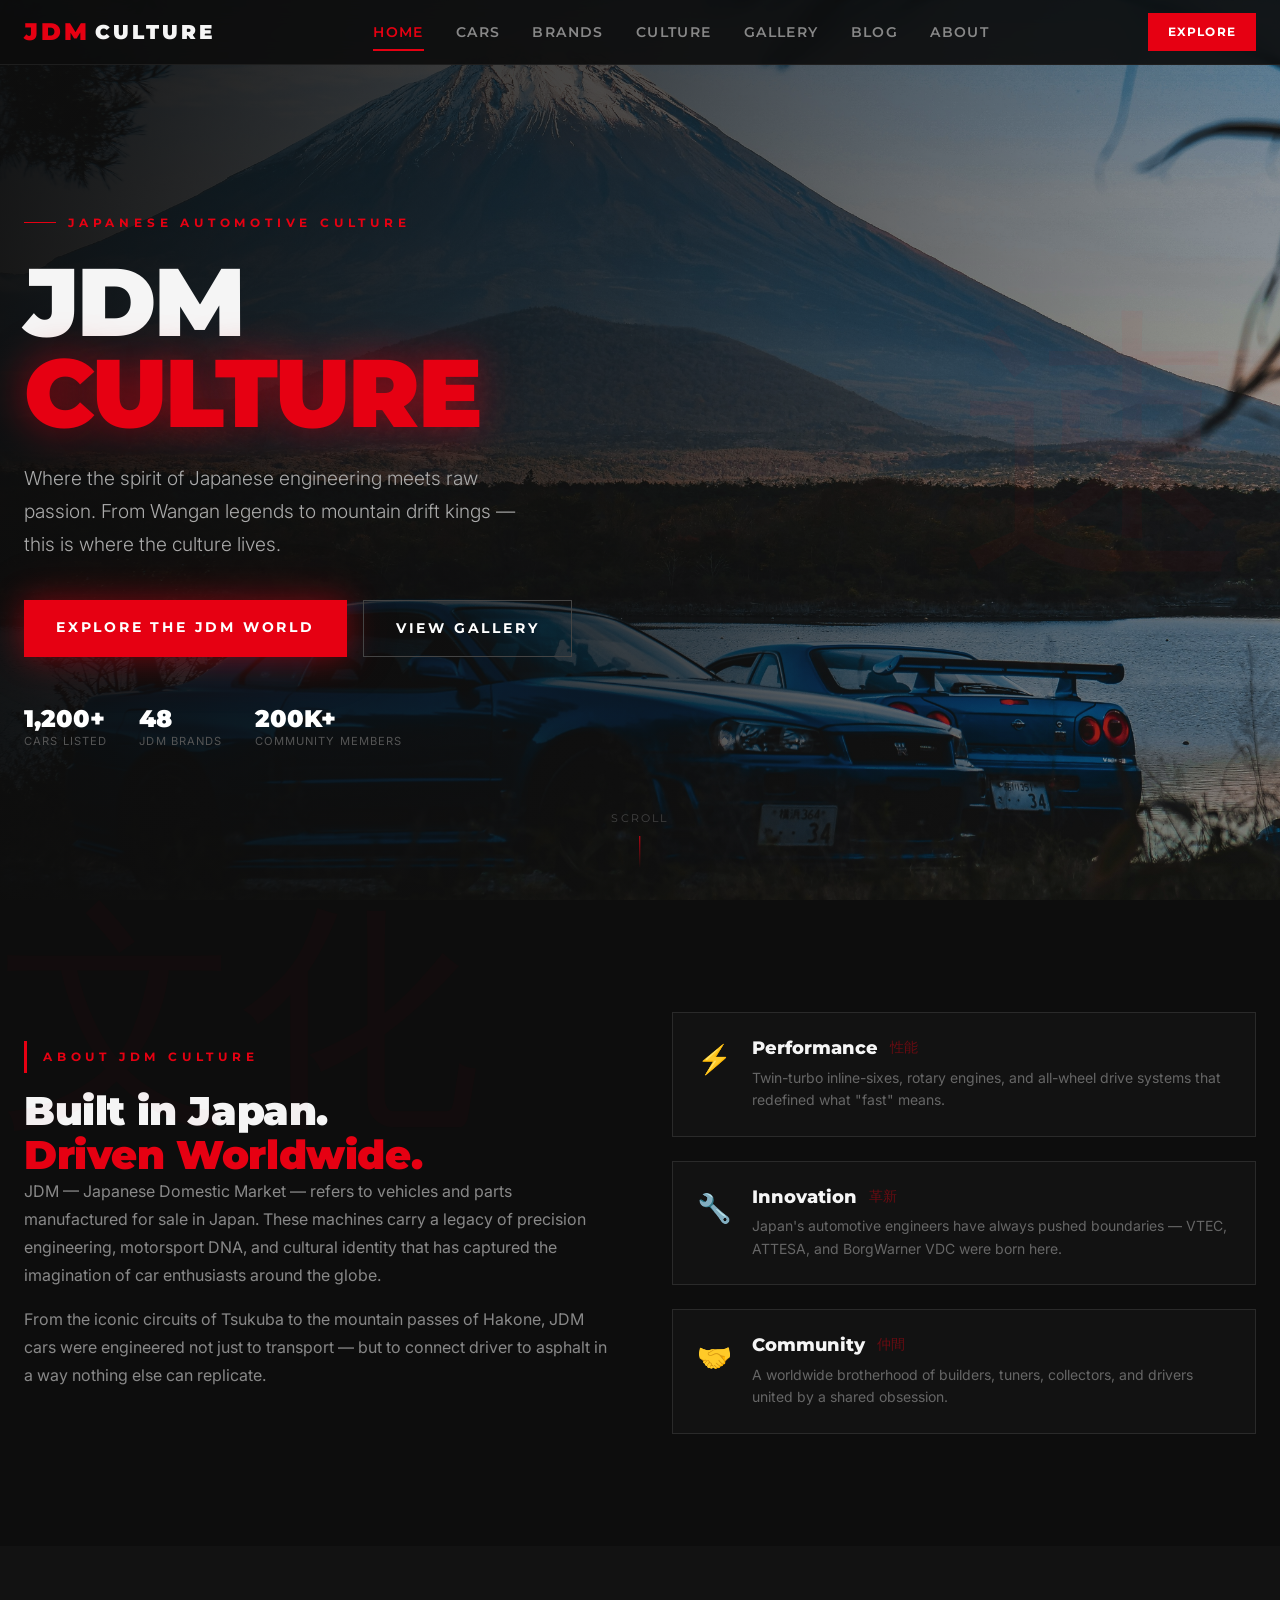
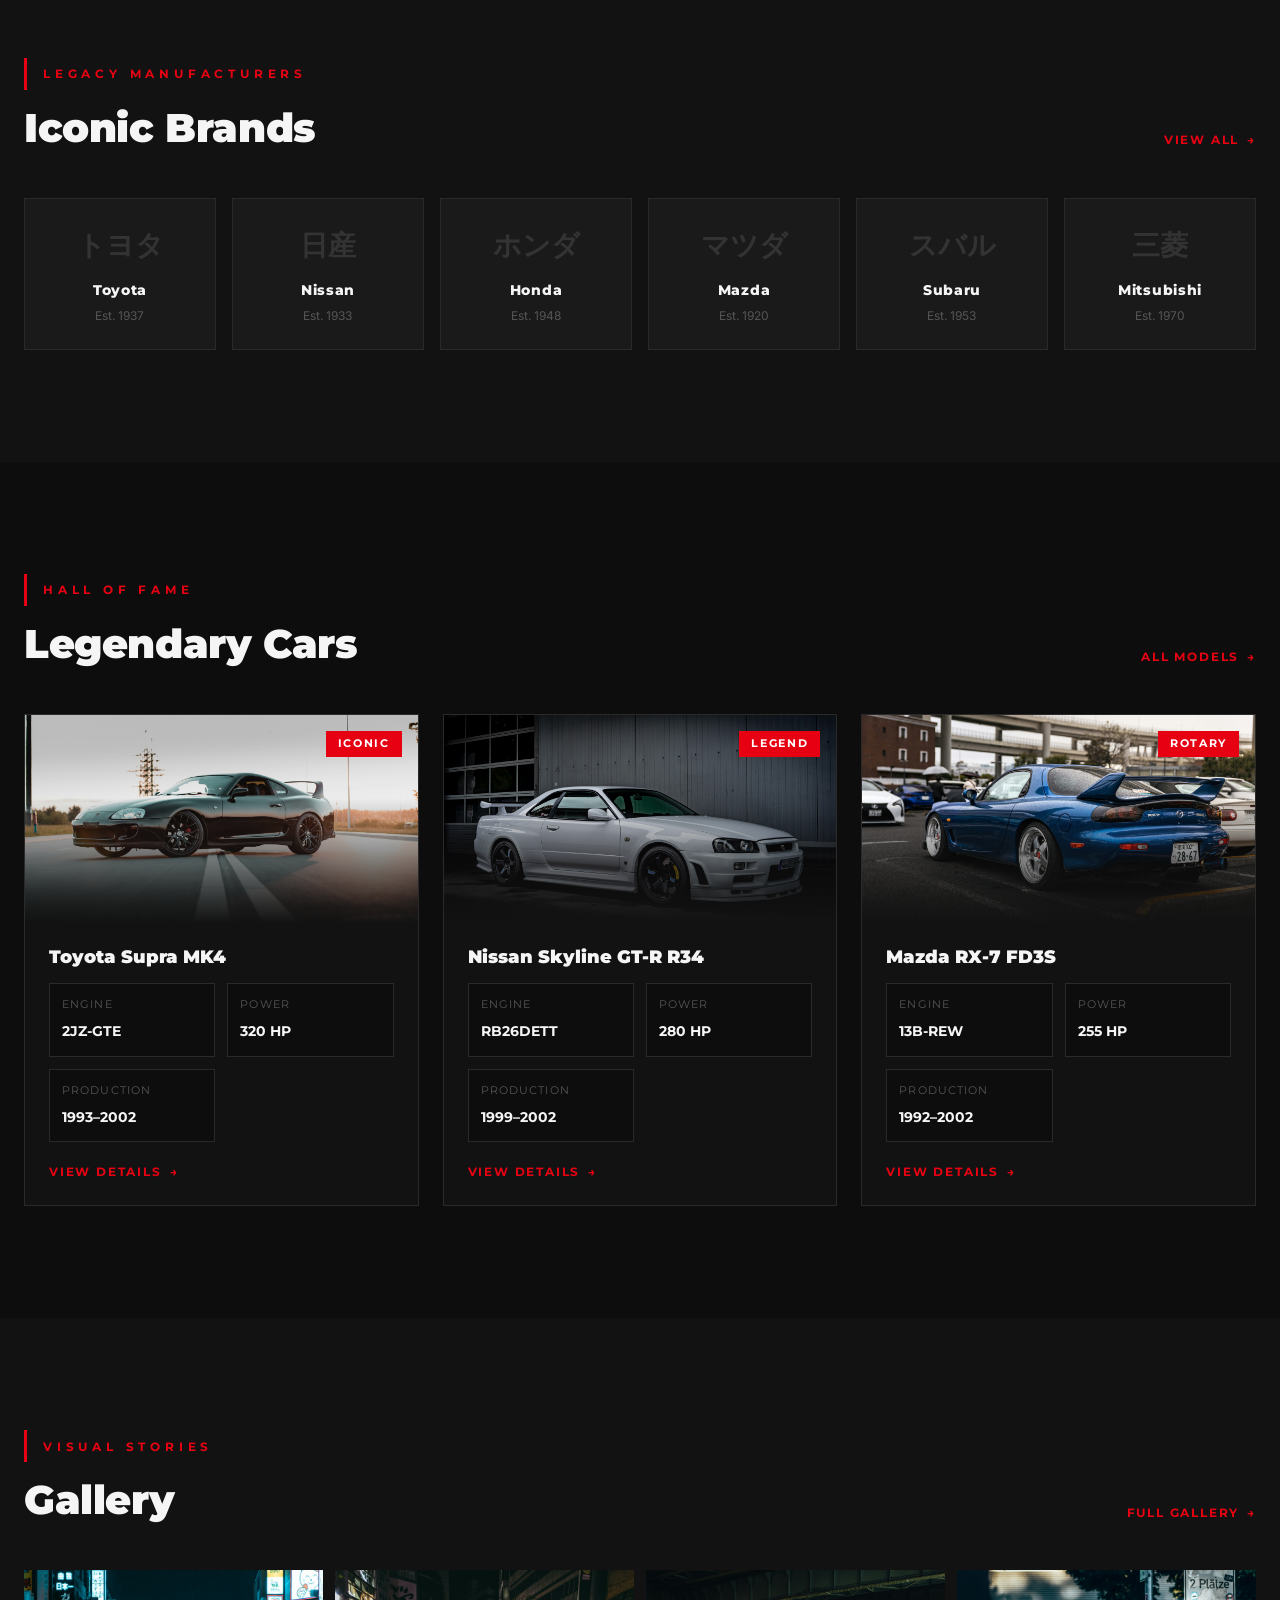
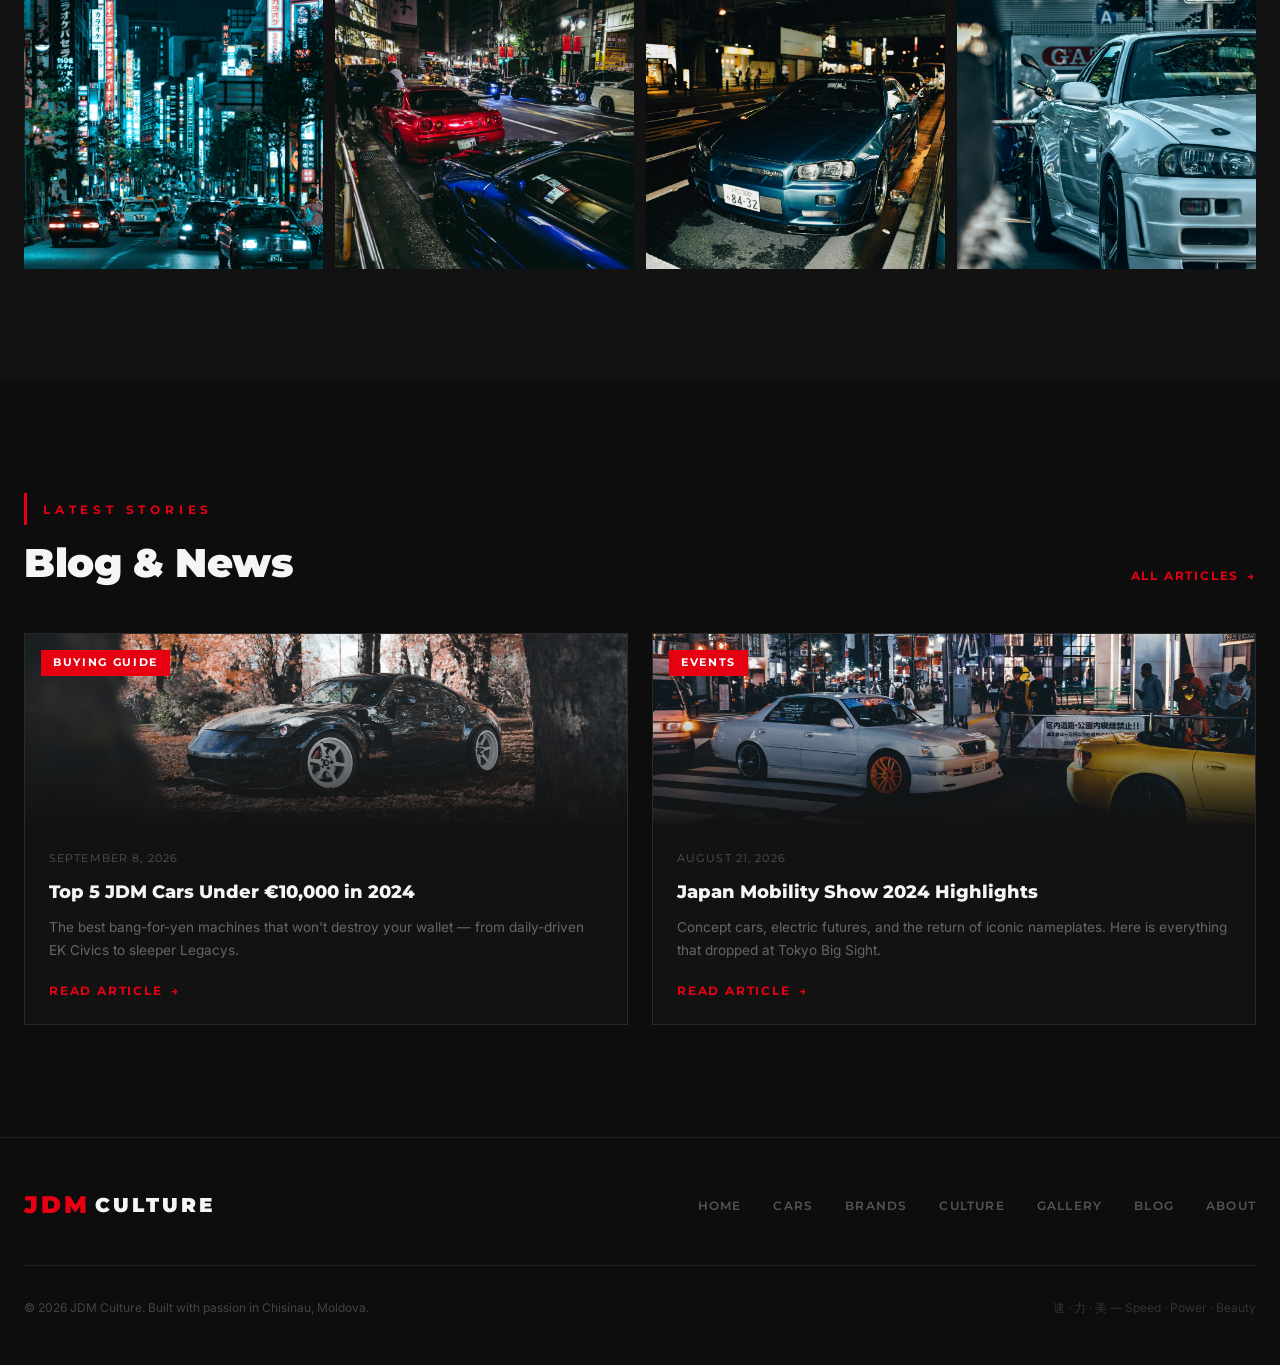
<file: index.html>
<!doctype html>
<html lang="ro">
  <head>
    <meta charset="UTF-8" />
    <meta name="viewport" content="width=device-width, initial-scale=1.0" />
    <meta name="description" content="Explore the vibrant world of Japanese automotive culture with a sleek, modern platform featuring iconic cars, brands, and community insights." />
    <meta name="robots" content="noindex, nofollow" />
    <title>JDM Culture — Japanese Automotive Culture</title>
    <link rel="stylesheet" href="css/styles.css" />
  </head>
  <body>
    <!-- ============ NAVIGATION ============ -->
    <nav class="navbar">
      <div class="nav-container">
        <a href="index.html" class="logo">
          <span class="logo-red">JDM</span>
          <span class="logo-white">CULTURE</span>
        </a>

        <div class="nav-links">
          <a href="index.html" class="nav-link active">Home</a>
          <a href="cars.html" class="nav-link">Cars</a>
          <a href="brands.html" class="nav-link">Brands</a>
          <a href="culture.html" class="nav-link">Culture</a>
          <a href="gallery.html" class="nav-link">Gallery</a>
          <a href="blog.html" class="nav-link">Blog</a>
          <a href="about.html" class="nav-link">About</a>
        </div>

        <a href="cars.html" class="btn-cta">Explore</a>

        <!-- Mobile toggle (checkbox hack) -->
        <input type="checkbox" id="menu-toggle" class="menu-toggle" />
        <label for="menu-toggle" class="menu-icon" aria-label="Toggle menu">
          <span></span><span></span><span></span>
        </label>
      </div>

      <div class="mobile-menu">
        <a href="index.html" class="mobile-link active">Home</a>
        <a href="cars.html" class="mobile-link">Cars</a>
        <a href="brands.html" class="mobile-link">Brands</a>
        <a href="culture.html" class="mobile-link">Culture</a>
        <a href="gallery.html" class="mobile-link">Gallery</a>
        <a href="blog.html" class="mobile-link">Blog</a>
        <a href="about.html" class="mobile-link">About</a>
      </div>
    </nav>

    <main>
      <!-- ============ HERO ============ -->
      <section class="hero">
        <img
          src="images/hero-home.jpg"
          alt="Nissan Skyline GT-R at Mount Fuji"
          class="hero-img"
        />
        <div class="hero-overlay"></div>

        <div class="hero-kanji" aria-hidden="true">速</div>

        <div class="hero-content">
          <div class="hero-tagline">
            <span class="line-red"></span>
            <span>Japanese Automotive Culture</span>
          </div>

          <h1 class="hero-title">
            <span class="block">JDM</span>
            <span class="block accent red-glow-text">CULTURE</span>
          </h1>

          <p class="hero-desc">
            Where the spirit of Japanese engineering meets raw passion.
            From Wangan legends to mountain drift kings — this is where
            the culture lives.
          </p>

          <div class="hero-actions">
            <a href="cars.html" class="btn-primary">Explore the JDM World</a>
            <a href="gallery.html" class="btn-outline">View Gallery</a>
          </div>

          <div class="hero-stats">
            <div class="stat">
              <div class="stat-num">1,200+</div>
              <div class="stat-label">Cars Listed</div>
            </div>
            <div class="stat">
              <div class="stat-num">48</div>
              <div class="stat-label">JDM Brands</div>
            </div>
            <div class="stat">
              <div class="stat-num">200K+</div>
              <div class="stat-label">Community Members</div>
            </div>
          </div>
        </div>

        <div class="scroll-indicator">
          <div class="scroll-text">Scroll</div>
          <div class="scroll-line"></div>
        </div>
      </section>

      <!-- ============ ABOUT ============ -->
      <section class="section section-dark">
        <div class="kanji-accent" aria-hidden="true">文化</div>

        <div class="container">
          <div class="about-grid">
            <div>
              <div class="section-divider">
                <span>About JDM Culture</span>
              </div>
              <h2 class="section-title">
                Built in Japan.<br />
                <span class="accent">Driven Worldwide.</span>
              </h2>
              <p class="text-muted">
                JDM — Japanese Domestic Market — refers to vehicles and parts manufactured for
                sale in Japan. These machines carry a legacy of precision engineering, motorsport
                DNA, and cultural identity that has captured the imagination of car enthusiasts
                around the globe.
              </p>
              <p class="text-muted">
                From the iconic circuits of Tsukuba to the mountain passes of Hakone, JDM cars
                were engineered not just to transport — but to connect driver to asphalt in a
                way nothing else can replicate.
              </p>
            </div>

            <div class="feature-list">
              <div class="feature-card">
                <div class="feature-icon">⚡</div>
                <div>
                  <div class="feature-head">
                    <h3>Performance</h3>
                    <span class="feature-kanji">性能</span>
                  </div>
                  <p>Twin-turbo inline-sixes, rotary engines, and all-wheel drive systems that redefined what "fast" means.</p>
                </div>
              </div>

              <div class="feature-card">
                <div class="feature-icon">🔧</div>
                <div>
                  <div class="feature-head">
                    <h3>Innovation</h3>
                    <span class="feature-kanji">革新</span>
                  </div>
                  <p>Japan's automotive engineers have always pushed boundaries — VTEC, ATTESA, and BorgWarner VDC were born here.</p>
                </div>
              </div>

              <div class="feature-card">
                <div class="feature-icon">🤝</div>
                <div>
                  <div class="feature-head">
                    <h3>Community</h3>
                    <span class="feature-kanji">仲間</span>
                  </div>
                  <p>A worldwide brotherhood of builders, tuners, collectors, and drivers united by a shared obsession.</p>
                </div>
              </div>
            </div>
          </div>
        </div>
      </section>

      <!-- ============ BRANDS PREVIEW ============ -->
      <section class="section section-mid">
        <div class="container">
          <div class="section-head">
            <div>
              <div class="section-divider">
                <span>Legacy Manufacturers</span>
              </div>
              <h2 class="section-title">Iconic Brands</h2>
            </div>
            <a href="brands.html" class="link-arrow">View All <span>→</span></a>
          </div>

          <div class="brands-grid">
            <a href="brands.html" class="brand-card">
              <div class="brand-kanji">トヨタ</div>
              <div>
                <div class="brand-name">Toyota</div>
                <div class="brand-meta">Est. 1937</div>
              </div>
            </a>
            <a href="brands.html" class="brand-card">
              <div class="brand-kanji">日産</div>
              <div>
                <div class="brand-name">Nissan</div>
                <div class="brand-meta">Est. 1933</div>
              </div>
            </a>
            <a href="brands.html" class="brand-card">
              <div class="brand-kanji">ホンダ</div>
              <div>
                <div class="brand-name">Honda</div>
                <div class="brand-meta">Est. 1948</div>
              </div>
            </a>
            <a href="brands.html" class="brand-card">
              <div class="brand-kanji">マツダ</div>
              <div>
                <div class="brand-name">Mazda</div>
                <div class="brand-meta">Est. 1920</div>
              </div>
            </a>
            <a href="brands.html" class="brand-card">
              <div class="brand-kanji">スバル</div>
              <div>
                <div class="brand-name">Subaru</div>
                <div class="brand-meta">Est. 1953</div>
              </div>
            </a>
            <a href="brands.html" class="brand-card">
              <div class="brand-kanji">三菱</div>
              <div>
                <div class="brand-name">Mitsubishi</div>
                <div class="brand-meta">Est. 1970</div>
              </div>
            </a>
          </div>
        </div>
      </section>

      <!-- ============ CARS PREVIEW ============ -->
      <section class="section section-dark">
        <div class="container">
          <div class="section-head">
            <div>
              <div class="section-divider">
                <span>Hall of Fame</span>
              </div>
              <h2 class="section-title">Legendary Cars</h2>
            </div>
            <a href="cars.html" class="link-arrow">All Models <span>→</span></a>
          </div>

          <div class="cars-grid">
            <article class="car-card">
              <div class="car-img-wrap">
                <img src="images/car-supra.jpg" alt="Toyota Supra MK4" class="car-img" />
                <span class="car-tag">Iconic</span>
              </div>
              <div class="car-body">
                <h3>Toyota Supra MK4</h3>
                <div class="car-specs">
                  <div class="spec"><span class="spec-label">Engine</span><span class="spec-val">2JZ-GTE</span></div>
                  <div class="spec"><span class="spec-label">Power</span><span class="spec-val">320 HP</span></div>
                  <div class="spec"><span class="spec-label">Production</span><span class="spec-val">1993–2002</span></div>
                </div>
                <a href="cars.html" class="link-arrow">View Details <span>→</span></a>
              </div>
            </article>

            <article class="car-card">
              <div class="car-img-wrap">
                <img src="images/car-r34.jpg" alt="Nissan Skyline GT-R R34" class="car-img" />
                <span class="car-tag">Legend</span>
              </div>
              <div class="car-body">
                <h3>Nissan Skyline GT-R R34</h3>
                <div class="car-specs">
                  <div class="spec"><span class="spec-label">Engine</span><span class="spec-val">RB26DETT</span></div>
                  <div class="spec"><span class="spec-label">Power</span><span class="spec-val">280 HP</span></div>
                  <div class="spec"><span class="spec-label">Production</span><span class="spec-val">1999–2002</span></div>
                </div>
                <a href="cars.html" class="link-arrow">View Details <span>→</span></a>
              </div>
            </article>

            <article class="car-card">
              <div class="car-img-wrap">
                <img src="images/car-rx7.jpg" alt="Mazda RX-7 FD3S" class="car-img" />
                <span class="car-tag">Rotary</span>
              </div>
              <div class="car-body">
                <h3>Mazda RX-7 FD3S</h3>
                <div class="car-specs">
                  <div class="spec"><span class="spec-label">Engine</span><span class="spec-val">13B-REW</span></div>
                  <div class="spec"><span class="spec-label">Power</span><span class="spec-val">255 HP</span></div>
                  <div class="spec"><span class="spec-label">Production</span><span class="spec-val">1992–2002</span></div>
                </div>
                <a href="cars.html" class="link-arrow">View Details <span>→</span></a>
              </div>
            </article>
          </div>
        </div>
      </section>

      <!-- ============ GALLERY PREVIEW ============ -->
      <section class="section section-mid">
        <div class="container">
          <div class="section-head">
            <div>
              <div class="section-divider">
                <span>Visual Stories</span>
              </div>
              <h2 class="section-title">Gallery</h2>
            </div>
            <a href="gallery.html" class="link-arrow">Full Gallery <span>→</span></a>
          </div>

          <div class="gallery-preview">
            <a href="gallery.html" class="gallery-item">
              <img src="images/gallery-1.jpg" alt="Tokyo Midnight Run" />
              <div class="gallery-overlay"></div>
            </a>

            <a href="gallery.html" class="gallery-item">
              <img src="images/gallery-2.jpg" alt="Red Streak" />
              <div class="gallery-overlay"></div>
            </a>

            <a href="gallery.html" class="gallery-item">
              <img src="images/gallery-3.jpg" alt="Night Circuit" />
              <div class="gallery-overlay"></div>
            </a>

            <a href="gallery.html" class="gallery-item">
              <img src="images/gallery-4.jpg" alt="Track Attack" />
              <div class="gallery-overlay"></div>
            </a>
          </div>
        </div>
      </section>

      <!-- ============ BLOG PREVIEW ============ -->
      <section class="section section-dark">
        <div class="container">
          <div class="section-head">
            <div>
              <div class="section-divider">
                <span>Latest Stories</span>
              </div>
              <h2 class="section-title">Blog &amp; News</h2>
            </div>
            <a href="blog.html" class="link-arrow">All Articles <span>→</span></a>
          </div>

          <div class="blog-grid">
            <a href="blog.html" class="blog-card">
              <div class="blog-img-wrap">
                <img src="images/blog-1.jpg" alt="Top 5 JDM Cars Under €10,000 in 2024" />
                <span class="blog-tag">Buying Guide</span>
              </div>
              <div class="blog-body">
                <div class="blog-date">September 8, 2026</div>
                <h3>Top 5 JDM Cars Under €10,000 in 2024</h3>
                <p>The best bang-for-yen machines that won't destroy your wallet — from daily-driven EK Civics to sleeper Legacys.</p>
                <span class="link-arrow">Read Article <span>→</span></span>
              </div>
            </a>

            <a href="blog.html" class="blog-card">
              <div class="blog-img-wrap">
                <img src="images/blog-2.jpg" alt="Japan Mobility Show 2024 Highlights" />
                <span class="blog-tag">Events</span>
              </div>
              <div class="blog-body">
                <div class="blog-date">August 21, 2026</div>
                <h3>Japan Mobility Show 2024 Highlights</h3>
                <p>Concept cars, electric futures, and the return of iconic nameplates. Here is everything that dropped at Tokyo Big Sight.</p>
                <span class="link-arrow">Read Article <span>→</span></span>
              </div>
            </a>
          </div>
        </div>
      </section>
    </main>

    <!-- ============ FOOTER ============ -->
    <footer class="footer">
      <div class="container">
        <div class="footer-top">
          <a href="index.html" class="logo">
            <span class="logo-red">JDM</span>
            <span class="logo-white">CULTURE</span>
          </a>
          <nav class="footer-nav">
            <a href="index.html">Home</a>
            <a href="cars.html">Cars</a>
            <a href="brands.html">Brands</a>
            <a href="culture.html">Culture</a>
            <a href="gallery.html">Gallery</a>
            <a href="blog.html">Blog</a>
            <a href="about.html">About</a>
          </nav>
        </div>
        <div class="footer-bottom">
          <p>© 2026 JDM Culture. Built with passion in Chisinau, Moldova.</p>
          <p>速 · 力 · 美 — Speed · Power · Beauty</p>
        </div>
      </div>
    </footer>
  </body>
</html>
</file>
<file: css/styles.css>
/* ============================================================
   JDM CULTURE — Stylesheet
   Scris manual, fără framework. Responsive mobile-first.
   ============================================================ */

@import url('https://fonts.googleapis.com/css2?family=Montserrat:wght@400;500;600;700;800;900&family=Inter:wght@300;400;500;600&display=swap');

/* ---------- VARIABILE ---------- */
:root {
  --black: #0D0D0D;
  --dark: #121212;
  --card: #1A1A1A;
  --border: #2A2A2A;
  --red: #E60012;
  --red-dark: #B8000E;
  --red-glow: rgba(230, 0, 18, 0.3);
  --white: #F5F5F5;
  --gray: #888888;
  --muted: #444444;

  --font-heading: 'Montserrat', sans-serif;
  --font-body: 'Inter', sans-serif;

  --container: 1280px;
  --radius: 0;
}

/* ---------- RESET ---------- */
*, *::before, *::after {
  box-sizing: border-box;
  margin: 0;
  padding: 0;
}

html {
  scroll-behavior: smooth;
}

body {
  background-color: var(--black);
  color: var(--white);
  font-family: var(--font-body);
  font-weight: 400;
  line-height: 1.6;
  -webkit-font-smoothing: antialiased;
  overflow-x: hidden;
}

img {
  max-width: 100%;
  display: block;
}

a {
  color: inherit;
  text-decoration: none;
}

button, input, textarea {
  font: inherit;
  color: inherit;
}

ul { list-style: none; }

/* ---------- SCROLLBAR ---------- */
::-webkit-scrollbar { width: 4px; }
::-webkit-scrollbar-track { background: var(--dark); }
::-webkit-scrollbar-thumb { background: var(--red); border-radius: 2px; }

/* ---------- TIPOGRAFIE GENERICĂ ---------- */
h1, h2, h3, h4 {
  font-family: var(--font-heading);
  font-weight: 900;
  line-height: 1.1;
  color: var(--white);
}

.accent { color: var(--red); }

.text-muted {
  color: var(--gray);
  margin-bottom: 1rem;
  line-height: 1.75;
}

.red-glow-text {
  text-shadow: 0 0 40px rgba(230, 0, 18, 0.6);
}

/* ---------- CONTAINER ---------- */
.container {
  max-width: var(--container);
  margin: 0 auto;
  padding: 0 1.5rem;
}

/* ============================================================
   NAVBAR
   ============================================================ */
.navbar {
  position: fixed;
  top: 0; left: 0; right: 0;
  z-index: 50;
  background: rgba(13, 13, 13, 0.9);
  backdrop-filter: blur(12px);
  -webkit-backdrop-filter: blur(12px);
  border-bottom: 1px solid #1E1E1E;
}

.nav-container {
  max-width: var(--container);
  margin: 0 auto;
  padding: 0 1.5rem;
  height: 64px;
  display: flex;
  align-items: center;
  justify-content: space-between;
  gap: 2rem;
}

.logo {
  font-family: var(--font-heading);
  font-weight: 900;
  font-size: 1.25rem;
  letter-spacing: 0.15em;
  display: inline-flex;
  gap: 0.3rem;
  align-items: center;
}
.logo-red { color: var(--red); font-size: 1.5rem; }
.logo-white { color: var(--white); }

.nav-links {
  display: none;
  gap: 2rem;
  align-items: center;
}

.nav-link {
  position: relative;
  font-family: var(--font-heading);
  font-weight: 600;
  font-size: 0.875rem;
  letter-spacing: 0.1em;
  text-transform: uppercase;
  color: var(--gray);
  transition: color 0.2s ease;
  padding: 0.25rem 0;
}

.nav-link::after {
  content: '';
  position: absolute;
  bottom: -4px;
  left: 0;
  width: 0;
  height: 2px;
  background: var(--red);
  transition: width 0.3s ease;
}

.nav-link:hover { color: var(--white); }
.nav-link:hover::after,
.nav-link.active::after { width: 100%; }
.nav-link.active { color: var(--red); }

.btn-cta {
  display: none;
  background: var(--red);
  color: #fff;
  font-family: var(--font-heading);
  font-weight: 700;
  font-size: 0.75rem;
  letter-spacing: 0.1em;
  text-transform: uppercase;
  padding: 0.6rem 1.25rem;
  transition: background 0.2s ease;
}
.btn-cta:hover { background: var(--red-dark); }

/* Mobile menu (checkbox hack) */
.menu-toggle { display: none; }

.menu-icon {
  display: flex;
  flex-direction: column;
  gap: 5px;
  cursor: pointer;
  padding: 0.5rem;
  margin-left: auto;
}

.menu-icon span {
  display: block;
  width: 24px;
  height: 2px;
  background: #fff;
  transition: transform 0.3s ease, opacity 0.3s ease;
}

.menu-toggle:checked + .menu-icon span:nth-child(1) {
  transform: translateY(7px) rotate(45deg);
}
.menu-toggle:checked + .menu-icon span:nth-child(2) {
  opacity: 0;
}
.menu-toggle:checked + .menu-icon span:nth-child(3) {
  transform: translateY(-7px) rotate(-45deg);
}

.mobile-menu {
  display: none;
  background: var(--dark);
  border-top: 1px solid var(--border);
  padding: 1rem 1.5rem;
  flex-direction: column;
  gap: 1rem;
}

.menu-toggle:checked ~ .mobile-menu {
  display: flex;
}

.mobile-link {
  font-family: var(--font-heading);
  font-weight: 600;
  font-size: 0.875rem;
  letter-spacing: 0.1em;
  text-transform: uppercase;
  color: var(--gray);
}
.mobile-link.active { color: var(--red); }
.mobile-link:hover { color: var(--white); }

@media (min-width: 900px) {
  .nav-links { display: flex; }
  .btn-cta { display: inline-block; }
  .menu-icon { display: none; }
  .mobile-menu { display: none !important; }
}

/* ============================================================
   BUTTONS
   ============================================================ */
.btn-primary,
.btn-outline {
  display: inline-block;
  font-family: var(--font-heading);
  font-weight: 700;
  font-size: 0.875rem;
  letter-spacing: 0.2em;
  text-transform: uppercase;
  padding: 1rem 2rem;
  text-align: center;
  transition: all 0.25s ease;
  cursor: pointer;
  border: none;
}

.btn-primary {
  background: var(--red);
  color: #fff;
  box-shadow: 0 0 30px rgba(230, 0, 18, 0.4), 0 0 60px rgba(230, 0, 18, 0.15);
}
.btn-primary:hover {
  background: var(--red-dark);
  transform: scale(1.03);
}

.btn-outline {
  background: transparent;
  color: #fff;
  border: 1px solid #444;
}
.btn-outline:hover {
  border-color: var(--red);
  background: rgba(230, 0, 18, 0.05);
}

/* Link cu săgeată */
.link-arrow {
  display: inline-flex;
  align-items: center;
  gap: 0.5rem;
  color: var(--red);
  font-family: var(--font-heading);
  font-weight: 700;
  font-size: 0.75rem;
  letter-spacing: 0.15em;
  text-transform: uppercase;
  transition: gap 0.25s ease;
}
.link-arrow:hover { gap: 1rem; }

/* ============================================================
   SECTION LAYOUT
   ============================================================ */
.section {
  padding: 5rem 0;
  position: relative;
  overflow: hidden;
}

.section-dark { background: var(--black); }
.section-mid { background: var(--dark); }

.section-head {
  display: flex;
  flex-direction: column;
  gap: 1rem;
  margin-bottom: 3rem;
}

.section-title {
  font-size: clamp(1.75rem, 4vw, 2.5rem);
  letter-spacing: -0.01em;
}

.section-divider {
  display: flex;
  align-items: center;
  gap: 1rem;
  margin-bottom: 1rem;
}
.section-divider::before {
  content: '';
  width: 3px;
  height: 2rem;
  background: var(--red);
  display: block;
}
.section-divider span {
  font-family: var(--font-heading);
  font-weight: 700;
  font-size: 0.75rem;
  letter-spacing: 0.4em;
  text-transform: uppercase;
  color: var(--red);
}

@media (min-width: 768px) {
  .section { padding: 7rem 0; }
  .section-head {
    flex-direction: row;
    align-items: flex-end;
    justify-content: space-between;
  }
}

/* ============================================================
   HERO (Home)
   ============================================================ */
.hero {
  position: relative;
  height: 100vh;
  min-height: 620px;
  display: flex;
  align-items: center;
  overflow: hidden;
  padding-top: 64px;
}

.hero-img {
  position: absolute;
  inset: 0;
  width: 100%;
  height: 100%;
  object-fit: cover;
  object-position: center;
}

.hero-overlay {
  position: absolute;
  inset: 0;
  background: linear-gradient(
    to right,
    rgba(13, 13, 13, 0.95) 0%,
    rgba(13, 13, 13, 0.7) 50%,
    rgba(13, 13, 13, 0.3) 100%
  );
}

.hero-kanji {
  position: absolute;
  right: 0;
  top: 0;
  bottom: 0;
  display: flex;
  align-items: center;
  padding-right: 2rem;
  font-family: serif;
  font-size: 18rem;
  color: rgba(230, 0, 18, 0.04);
  line-height: 1;
  pointer-events: none;
  user-select: none;
}

.hero-content {
  position: relative;
  z-index: 10;
  max-width: var(--container);
  width: 100%;
  margin: 0 auto;
  padding: 0 1.5rem;
}

.hero-content > div {
  max-width: 42rem;
}

.hero-tagline {
  display: flex;
  align-items: center;
  gap: 0.75rem;
  margin-bottom: 1.5rem;
  font-family: var(--font-heading);
  font-weight: 700;
  font-size: 0.75rem;
  letter-spacing: 0.4em;
  text-transform: uppercase;
  color: var(--red);
}

.line-red {
  width: 2rem;
  height: 1px;
  background: var(--red);
  display: inline-block;
}

.hero-title {
  font-size: clamp(3.5rem, 10vw, 6rem);
  line-height: 0.95;
  letter-spacing: -0.02em;
  margin-bottom: 1.5rem;
}

.hero-title .block { display: block; }

.hero-desc {
  color: #AAAAAA;
  font-size: clamp(1rem, 1.5vw, 1.25rem);
  font-weight: 300;
  line-height: 1.7;
  max-width: 32rem;
  margin-bottom: 2.5rem;
}

.hero-actions {
  display: flex;
  flex-wrap: wrap;
  gap: 1rem;
  margin-bottom: 3rem;
}

.hero-stats {
  display: flex;
  flex-wrap: wrap;
  gap: 2rem;
}

.stat-num {
  font-family: var(--font-heading);
  font-weight: 900;
  font-size: 1.5rem;
  color: #fff;
  line-height: 1.2;
}

.stat-label {
  font-size: 0.7rem;
  letter-spacing: 0.1em;
  text-transform: uppercase;
  color: #555;
}

.scroll-indicator {
  position: absolute;
  bottom: 2rem;
  left: 50%;
  transform: translateX(-50%);
  display: flex;
  flex-direction: column;
  align-items: center;
  gap: 0.5rem;
  animation: bounce 2s infinite;
}

.scroll-text {
  color: #444;
  font-size: 0.7rem;
  letter-spacing: 0.2em;
  text-transform: uppercase;
  font-family: var(--font-heading);
}

.scroll-line {
  width: 1px;
  height: 2rem;
  background: linear-gradient(to bottom, var(--red), transparent);
}

@keyframes bounce {
  0%, 100% { transform: translate(-50%, 0); }
  50% { transform: translate(-50%, -8px); }
}

/* ============================================================
   ABOUT / FEATURE CARDS
   ============================================================ */
.about-grid {
  display: grid;
  grid-template-columns: 1fr;
  gap: 4rem;
  align-items: center;
}

.feature-list {
  display: flex;
  flex-direction: column;
  gap: 1.5rem;
}

.feature-card {
  background: var(--dark);
  border: 1px solid var(--border);
  padding: 1.5rem;
  display: flex;
  gap: 1.25rem;
  transition: transform 0.3s ease, border-color 0.3s ease, box-shadow 0.3s ease;
}

.feature-card:hover {
  transform: translateY(-4px);
  border-color: var(--red);
  box-shadow: 0 8px 40px rgba(230, 0, 18, 0.2);
}

.feature-icon {
  font-size: 1.75rem;
  flex-shrink: 0;
}

.feature-head {
  display: flex;
  align-items: center;
  gap: 0.75rem;
  margin-bottom: 0.5rem;
}

.feature-head h3 {
  font-size: 1.1rem;
  font-weight: 800;
}

.feature-kanji {
  color: rgba(230, 0, 18, 0.4);
  font-family: var(--font-heading);
  font-size: 0.85rem;
}

.feature-card p {
  color: #666;
  font-size: 0.875rem;
  line-height: 1.6;
}

@media (min-width: 768px) {
  .about-grid {
    grid-template-columns: 1fr 1fr;
    gap: 4rem;
  }
}

/* ============================================================
   KANJI ACCENT
   ============================================================ */
.kanji-accent {
  position: absolute;
  top: 0;
  left: 0;
  font-family: serif;
  font-size: 15rem;
  line-height: 1;
  color: rgba(230, 0, 18, 0.03);
  pointer-events: none;
  user-select: none;
  opacity: 0.8;
}

@media (max-width: 768px) {
  .kanji-accent { font-size: 6rem; }
  .hero-kanji { font-size: 10rem; }
}

/* ============================================================
   BRANDS GRID
   ============================================================ */
.brands-grid {
  display: grid;
  grid-template-columns: repeat(2, 1fr);
  gap: 1rem;
}

@media (min-width: 640px) {
  .brands-grid { grid-template-columns: repeat(3, 1fr); }
}
@media (min-width: 1024px) {
  .brands-grid { grid-template-columns: repeat(6, 1fr); }
}

.brand-card {
  background: var(--card);
  border: 1px solid var(--border);
  padding: 1.5rem 1rem;
  display: flex;
  flex-direction: column;
  align-items: center;
  gap: 0.75rem;
  transition: transform 0.3s ease, border-color 0.3s ease, box-shadow 0.3s ease;
}

.brand-card:hover {
  transform: translateY(-4px);
  border-color: var(--red);
  box-shadow: 0 8px 40px rgba(230, 0, 18, 0.2);
}

.brand-kanji {
  font-family: var(--font-heading);
  font-weight: 900;
  font-size: 1.75rem;
  color: #333;
  transition: color 0.3s ease;
}

.brand-card:hover .brand-kanji { color: var(--red); }

.brand-name {
  font-family: var(--font-heading);
  font-weight: 800;
  font-size: 0.875rem;
  letter-spacing: 0.05em;
  text-align: center;
  transition: color 0.3s ease;
}

.brand-card:hover .brand-name { color: var(--red); }

.brand-meta {
  color: #555;
  font-size: 0.75rem;
  text-align: center;
  margin-top: 0.25rem;
}

/* ============================================================
   CARS GRID
   ============================================================ */
.cars-grid {
  display: grid;
  grid-template-columns: 1fr;
  gap: 1.5rem;
}

@media (min-width: 768px) {
  .cars-grid { grid-template-columns: repeat(2, 1fr); }
}
@media (min-width: 1024px) {
  .cars-grid { grid-template-columns: repeat(3, 1fr); }
}

.car-card {
  background: var(--dark);
  border: 1px solid var(--border);
  overflow: hidden;
  transition: transform 0.3s ease, border-color 0.3s ease, box-shadow 0.3s ease;
  display: flex;
  flex-direction: column;
}

.car-card:hover {
  transform: translateY(-4px);
  border-color: var(--red);
  box-shadow: 0 8px 40px rgba(230, 0, 18, 0.2);
}

.car-img-wrap {
  position: relative;
  height: 13rem;
  overflow: hidden;
  background: var(--card);
}

.car-img {
  width: 100%;
  height: 100%;
  object-fit: cover;
  transition: transform 0.5s ease;
}

.car-card:hover .car-img { transform: scale(1.05); }

.car-img-wrap::after {
  content: '';
  position: absolute;
  inset: 0;
  background: linear-gradient(to top, var(--dark), transparent 60%);
  pointer-events: none;
}

.car-tag {
  position: absolute;
  top: 1rem;
  right: 1rem;
  background: var(--red);
  color: #fff;
  font-family: var(--font-heading);
  font-weight: 700;
  font-size: 0.7rem;
  letter-spacing: 0.15em;
  text-transform: uppercase;
  padding: 0.25rem 0.75rem;
  z-index: 2;
}

.car-body {
  padding: 1.5rem;
  display: flex;
  flex-direction: column;
  flex: 1;
}

.car-body h3 {
  font-size: 1.15rem;
  margin-bottom: 1rem;
}

.car-specs {
  display: grid;
  grid-template-columns: 1fr 1fr;
  gap: 0.75rem;
  margin-bottom: 1.25rem;
}

.spec {
  background: var(--black);
  border: 1px solid var(--border);
  padding: 0.75rem;
}

.spec-label {
  display: block;
  color: #555;
  font-size: 0.7rem;
  letter-spacing: 0.1em;
  text-transform: uppercase;
  font-family: var(--font-heading);
  margin-bottom: 0.25rem;
}

.spec-val {
  color: var(--white);
  font-family: var(--font-heading);
  font-weight: 700;
  font-size: 0.85rem;
}

.car-body .link-arrow { margin-top: auto; }

/* ============================================================
   GALLERY
   ============================================================ */
.gallery-preview {
  display: grid;
  grid-template-columns: repeat(2, 1fr);
  gap: 0.75rem;
}

@media (min-width: 768px) {
  .gallery-preview { grid-template-columns: repeat(4, 1fr); }
}

.gallery-item {
  position: relative;
  overflow: hidden;
  aspect-ratio: 1 / 1;
  background: var(--card);
  display: block;
}

.gallery-item img {
  width: 100%;
  height: 100%;
  object-fit: cover;
  transition: transform 0.5s ease;
}

.gallery-item:hover img { transform: scale(1.05); }

.gallery-overlay {
  position: absolute;
  inset: 0;
  background: linear-gradient(to top, rgba(13,13,13,0.9) 0%, transparent 60%);
  opacity: 0;
  transition: opacity 0.3s ease;
  pointer-events: none;
}

.gallery-item:hover .gallery-overlay { opacity: 1; }

/* Masonry (pagina gallery) */
.gallery-masonry {
  columns: 2;
  column-gap: 1rem;
}
@media (min-width: 768px) { .gallery-masonry { columns: 3; } }
@media (min-width: 1024px) { .gallery-masonry { columns: 4; } }

.gallery-masonry .gallery-item {
  aspect-ratio: auto;
  margin-bottom: 1rem;
  break-inside: avoid;
}

.gallery-masonry .gallery-item img {
  height: auto;
  object-fit: cover;
}

.gallery-masonry .gallery-overlay {
  display: flex;
  align-items: flex-end;
  padding: 1rem;
  background: linear-gradient(to top, rgba(13,13,13,0.95) 0%, transparent 70%);
}

.gallery-caption {
  position: relative;
  z-index: 2;
}

.gallery-caption .tag {
  display: block;
  color: var(--red);
  font-family: var(--font-heading);
  font-weight: 700;
  font-size: 0.7rem;
  letter-spacing: 0.15em;
  text-transform: uppercase;
  margin-bottom: 0.25rem;
}

.gallery-caption .label {
  font-family: var(--font-heading);
  font-weight: 800;
  color: #fff;
  font-size: 0.85rem;
}

/* Filtre gallery (vizuale, fără JS) */
.gallery-filters {
  display: flex;
  flex-wrap: wrap;
  gap: 0.75rem;
  margin-bottom: 3rem;
}

.filter-btn {
  font-family: var(--font-heading);
  font-weight: 600;
  font-size: 0.7rem;
  letter-spacing: 0.15em;
  text-transform: uppercase;
  padding: 0.6rem 1.25rem;
  border: 1px solid var(--border);
  color: #666;
  background: transparent;
  transition: all 0.25s ease;
  cursor: pointer;
}

.filter-btn:hover {
  border-color: var(--red);
  color: #fff;
}

.filter-btn.active {
  background: var(--red);
  border-color: var(--red);
  color: #fff;
}

/* ============================================================
   BLOG
   ============================================================ */
.blog-grid {
  display: grid;
  grid-template-columns: 1fr;
  gap: 1.5rem;
}

@media (min-width: 768px) {
  .blog-grid { grid-template-columns: repeat(2, 1fr); }
}

.blog-card {
  background: var(--dark);
  border: 1px solid var(--border);
  overflow: hidden;
  display: flex;
  flex-direction: column;
  transition: transform 0.3s ease, border-color 0.3s ease, box-shadow 0.3s ease;
}

.blog-card:hover {
  transform: translateY(-4px);
  border-color: var(--red);
  box-shadow: 0 8px 40px rgba(230, 0, 18, 0.2);
}

.blog-img-wrap {
  position: relative;
  height: 12rem;
  overflow: hidden;
  background: var(--card);
}

.blog-img-wrap img {
  width: 100%;
  height: 100%;
  object-fit: cover;
  transition: transform 0.5s ease;
}

.blog-card:hover .blog-img-wrap img { transform: scale(1.05); }

.blog-img-wrap::after {
  content: '';
  position: absolute;
  inset: 0;
  background: linear-gradient(to top, var(--dark), transparent 60%);
  pointer-events: none;
}

.blog-tag {
  position: absolute;
  top: 1rem;
  left: 1rem;
  background: var(--red);
  color: #fff;
  font-family: var(--font-heading);
  font-weight: 700;
  font-size: 0.7rem;
  letter-spacing: 0.15em;
  text-transform: uppercase;
  padding: 0.25rem 0.75rem;
  z-index: 2;
}

.blog-body {
  padding: 1.5rem;
  display: flex;
  flex-direction: column;
  gap: 0.75rem;
  flex: 1;
}

.blog-date {
  color: #555;
  font-family: var(--font-heading);
  font-size: 0.7rem;
  letter-spacing: 0.1em;
  text-transform: uppercase;
}

.blog-body h3 {
  font-size: 1.1rem;
  font-weight: 800;
  line-height: 1.35;
  transition: color 0.25s ease;
}

.blog-card:hover .blog-body h3 { color: var(--red); }

.blog-body p {
  color: #666;
  font-size: 0.85rem;
  line-height: 1.65;
  flex: 1;
}

.blog-body .link-arrow { margin-top: 0.5rem; }

/* ============================================================
   PAGE HERO (interior pages)
   ============================================================ */
.page-hero {
  position: relative;
  height: 50vh;
  min-height: 380px;
  display: flex;
  align-items: flex-end;
  padding: 5rem 0 4rem;
  overflow: hidden;
  margin-top: 64px;
}

.page-hero-img {
  position: absolute;
  inset: 0;
  width: 100%;
  height: 100%;
  object-fit: cover;
  object-position: center;
}

.page-hero-overlay {
  position: absolute;
  inset: 0;
  background: linear-gradient(
    to bottom,
    rgba(13,13,13,0.4),
    rgba(13,13,13,0.6) 50%,
    rgba(13,13,13,1)
  );
}

.page-hero-kanji {
  position: absolute;
  right: 3rem;
  top: 50%;
  transform: translateY(-50%);
  font-family: serif;
  font-size: 15rem;
  line-height: 1;
  color: rgba(230, 0, 18, 0.04);
  pointer-events: none;
  user-select: none;
}

.page-hero-content {
  position: relative;
  z-index: 10;
  max-width: var(--container);
  width: 100%;
  margin: 0 auto;
  padding: 0 1.5rem;
}

.page-hero-tag {
  display: flex;
  align-items: center;
  gap: 0.75rem;
  margin-bottom: 0.75rem;
  font-family: var(--font-heading);
  font-weight: 700;
  font-size: 0.75rem;
  letter-spacing: 0.4em;
  text-transform: uppercase;
  color: var(--red);
}

.page-hero-tag::before {
  content: '';
  width: 1.5rem;
  height: 1px;
  background: var(--red);
}

.page-hero-title {
  font-size: clamp(2.5rem, 7vw, 4.5rem);
  line-height: 1;
  letter-spacing: -0.01em;
}

.page-hero-sub {
  color: var(--gray);
  margin-top: 1rem;
  max-width: 40rem;
  font-size: 1rem;
  line-height: 1.65;
}

@media (max-width: 768px) {
  .page-hero-kanji { font-size: 8rem; right: 1rem; }
}

/* ============================================================
   CONTACT / FORM
   ============================================================ */
.contact-grid {
  display: grid;
  grid-template-columns: 1fr;
  gap: 4rem;
}

@media (min-width: 900px) {
  .contact-grid { grid-template-columns: 1fr 1fr; }
}

.contact-list {
  display: flex;
  flex-direction: column;
  gap: 1.5rem;
  margin-bottom: 2.5rem;
}

.contact-item {
  display: flex;
  align-items: center;
  gap: 1rem;
}

.contact-icon {
  width: 2.5rem;
  height: 2.5rem;
  background: rgba(230, 0, 18, 0.1);
  border: 1px solid rgba(230, 0, 18, 0.2);
  display: flex;
  align-items: center;
  justify-content: center;
  color: var(--red);
  flex-shrink: 0;
  font-size: 1rem;
}

.contact-label {
  color: #555;
  font-size: 0.7rem;
  letter-spacing: 0.1em;
  text-transform: uppercase;
  font-family: var(--font-heading);
}

.contact-value {
  font-family: var(--font-heading);
  font-weight: 600;
  color: #fff;
}

.social-title {
  color: #555;
  font-size: 0.7rem;
  letter-spacing: 0.1em;
  text-transform: uppercase;
  font-family: var(--font-heading);
  margin-bottom: 1rem;
}

.social-row {
  display: flex;
  gap: 1rem;
}

.social-btn {
  width: 2.5rem;
  height: 2.5rem;
  border: 1px solid var(--border);
  display: flex;
  align-items: center;
  justify-content: center;
  color: #666;
  transition: all 0.25s ease;
  font-size: 1rem;
}

.social-btn:hover {
  border-color: var(--red);
  background: rgba(230, 0, 18, 0.1);
  color: var(--red);
}

.contact-form-wrap {
  background: var(--card);
  border: 1px solid var(--border);
  padding: 2rem;
}

.contact-form-wrap h3 {
  font-size: 1.25rem;
  margin-bottom: 1.5rem;
}

.contact-form {
  display: flex;
  flex-direction: column;
  gap: 1.25rem;
}

.form-field label {
  display: block;
  color: #555;
  font-size: 0.7rem;
  letter-spacing: 0.1em;
  text-transform: uppercase;
  font-family: var(--font-heading);
  margin-bottom: 0.5rem;
}

.form-field input,
.form-field textarea {
  width: 100%;
  background: var(--black);
  border: 1px solid var(--border);
  color: #fff;
  padding: 0.75rem 1rem;
  font-size: 0.875rem;
  font-family: var(--font-body);
  transition: border-color 0.2s ease, box-shadow 0.2s ease;
  resize: vertical;
}

.form-field input::placeholder,
.form-field textarea::placeholder { color: #444; }

.form-field input:focus,
.form-field textarea:focus {
  outline: none;
  border-color: var(--red);
  box-shadow: 0 0 0 1px rgba(230, 0, 18, 0.3);
}

.contact-form button[type="submit"] {
  background: var(--red);
  color: #fff;
  font-family: var(--font-heading);
  font-weight: 800;
  font-size: 0.875rem;
  letter-spacing: 0.2em;
  text-transform: uppercase;
  padding: 1rem;
  border: none;
  cursor: pointer;
  transition: all 0.25s ease;
  box-shadow: 0 0 30px rgba(230, 0, 18, 0.4), 0 0 60px rgba(230, 0, 18, 0.15);
}

.contact-form button[type="submit"]:hover {
  background: var(--red-dark);
  transform: scale(1.02);
}

/* ============================================================
   STATS GRID (About)
   ============================================================ */
.stats-grid {
  display: grid;
  grid-template-columns: repeat(2, 1fr);
  gap: 1.5rem;
}

@media (min-width: 768px) {
  .stats-grid { grid-template-columns: repeat(4, 1fr); }
}

.stat-box {
  background: var(--dark);
  border: 1px solid var(--border);
  padding: 2rem 1.5rem;
  text-align: center;
}

.stat-box .num {
  font-family: var(--font-heading);
  font-weight: 900;
  font-size: 2.25rem;
  color: var(--red);
  margin-bottom: 0.5rem;
  line-height: 1.1;
}

.stat-box .label {
  color: #555;
  font-size: 0.8rem;
  letter-spacing: 0.1em;
  text-transform: uppercase;
  font-family: var(--font-heading);
}

/* ============================================================
   FOOTER
   ============================================================ */
.footer {
  background: var(--black);
  border-top: 1px solid #1E1E1E;
  padding: 3rem 0;
}

.footer-top {
  display: flex;
  flex-direction: column;
  gap: 2rem;
  padding-bottom: 2.5rem;
}

@media (min-width: 768px) {
  .footer-top {
    flex-direction: row;
    align-items: center;
    justify-content: space-between;
  }
}

.footer-nav {
  display: flex;
  flex-wrap: wrap;
  gap: 2rem;
}

.footer-nav a {
  color: #555;
  font-family: var(--font-heading);
  font-weight: 600;
  font-size: 0.75rem;
  letter-spacing: 0.1em;
  text-transform: uppercase;
  transition: color 0.2s ease;
}

.footer-nav a:hover { color: var(--red); }

.footer-bottom {
  border-top: 1px solid #1E1E1E;
  padding-top: 2rem;
  display: flex;
  flex-direction: column;
  gap: 0.75rem;
  align-items: center;
  text-align: center;
}

@media (min-width: 768px) {
  .footer-bottom {
    flex-direction: row;
    justify-content: space-between;
    text-align: left;
  }
}

.footer-bottom p {
  color: #444;
  font-size: 0.75rem;
  font-family: var(--font-body);
}

.footer-bottom p:last-child { color: #333; }

/* ============================================================
   UTILITARE
   ============================================================ */
.center { text-align: center; }
.mb-0 { margin-bottom: 0; }
.mt-auto { margin-top: auto; }

/* ============================================================
   BRANDS PAGE — card mare detaliu
   ============================================================ */
.brand-detail-grid {
  display: grid;
  grid-template-columns: 1fr;
  gap: 2rem;
}

@media (min-width: 768px) {
  .brand-detail-grid { grid-template-columns: repeat(2, 1fr); }
}
@media (min-width: 1024px) {
  .brand-detail-grid { grid-template-columns: repeat(3, 1fr); }
}

.brand-detail-card {
  background: var(--dark);
  border: 1px solid var(--border);
  padding: 2.5rem;
  transition: transform 0.3s ease, border-color 0.3s ease, box-shadow 0.3s ease;
}

.brand-detail-card:hover {
  transform: translateY(-4px);
  border-color: var(--red);
  box-shadow: 0 8px 40px rgba(230, 0, 18, 0.2);
}

.brand-detail-kanji {
  font-family: var(--font-heading);
  font-weight: 900;
  font-size: 4.5rem;
  color: #222;
  margin-bottom: 1.5rem;
  transition: color 0.3s ease;
  line-height: 1;
}

.brand-detail-card:hover .brand-detail-kanji {
  color: rgba(230, 0, 18, 0.3);
}

.brand-detail-card h3 {
  font-size: 1.875rem;
  margin-bottom: 0.25rem;
}

.brand-detail-meta {
  color: var(--red);
  font-family: var(--font-heading);
  font-weight: 600;
  font-size: 0.8rem;
  letter-spacing: 0.15em;
  text-transform: uppercase;
  margin-bottom: 1rem;
}

.brand-line {
  width: 2rem;
  height: 1px;
  background: var(--red);
  margin-bottom: 1rem;
}

.brand-detail-card p {
  color: #666;
  font-size: 0.875rem;
  line-height: 1.65;
  margin-bottom: 1.5rem;
}

/* ============================================================
   CULTURE PAGE
   ============================================================ */
.culture-intro {
  margin-bottom: 6rem;
}

.culture-img-wrap {
  position: relative;
}

.culture-img-wrap img {
  width: 100%;
  height: 18rem;
  object-fit: cover;
}

.culture-img-wrap::after {
  content: '';
  position: absolute;
  bottom: 0; left: 0; right: 0;
  height: 50%;
  background: linear-gradient(to top, var(--black), transparent);
  pointer-events: none;
}

.culture-cards {
  display: grid;
  grid-template-columns: 1fr;
  gap: 1.5rem;
}

@media (min-width: 768px) {
  .culture-cards { grid-template-columns: repeat(3, 1fr); }
}

.culture-card {
  background: var(--dark);
  border: 1px solid var(--border);
  padding: 2rem;
  transition: transform 0.3s ease, border-color 0.3s ease, box-shadow 0.3s ease;
}

.culture-card:hover {
  transform: translateY(-4px);
  border-color: var(--red);
  box-shadow: 0 8px 40px rgba(230, 0, 18, 0.2);
}

.culture-kanji {
  font-family: var(--font-heading);
  font-weight: 900;
  font-size: 3rem;
  color: rgba(230, 0, 18, 0.2);
  margin-bottom: 1rem;
  line-height: 1;
}

.culture-card h3 {
  font-size: 1.25rem;
  margin-bottom: 0.75rem;
}

.culture-card p {
  color: #666;
  font-size: 0.875rem;
  line-height: 1.65;
}

/* ============================================================
   ABOUT PAGE
   ============================================================ */
.about-intro {
  max-width: 48rem;
  margin: 0 auto 5rem;
  text-align: center;
}

.center-divider {
  justify-content: center;
}

.about-intro-title {
  font-size: clamp(2rem, 4vw, 3rem);
  line-height: 1.1;
  margin-bottom: 1.5rem;
}

.about-intro-text {
  color: var(--gray);
  font-size: 1.05rem;
  line-height: 1.75;
}
</file>
